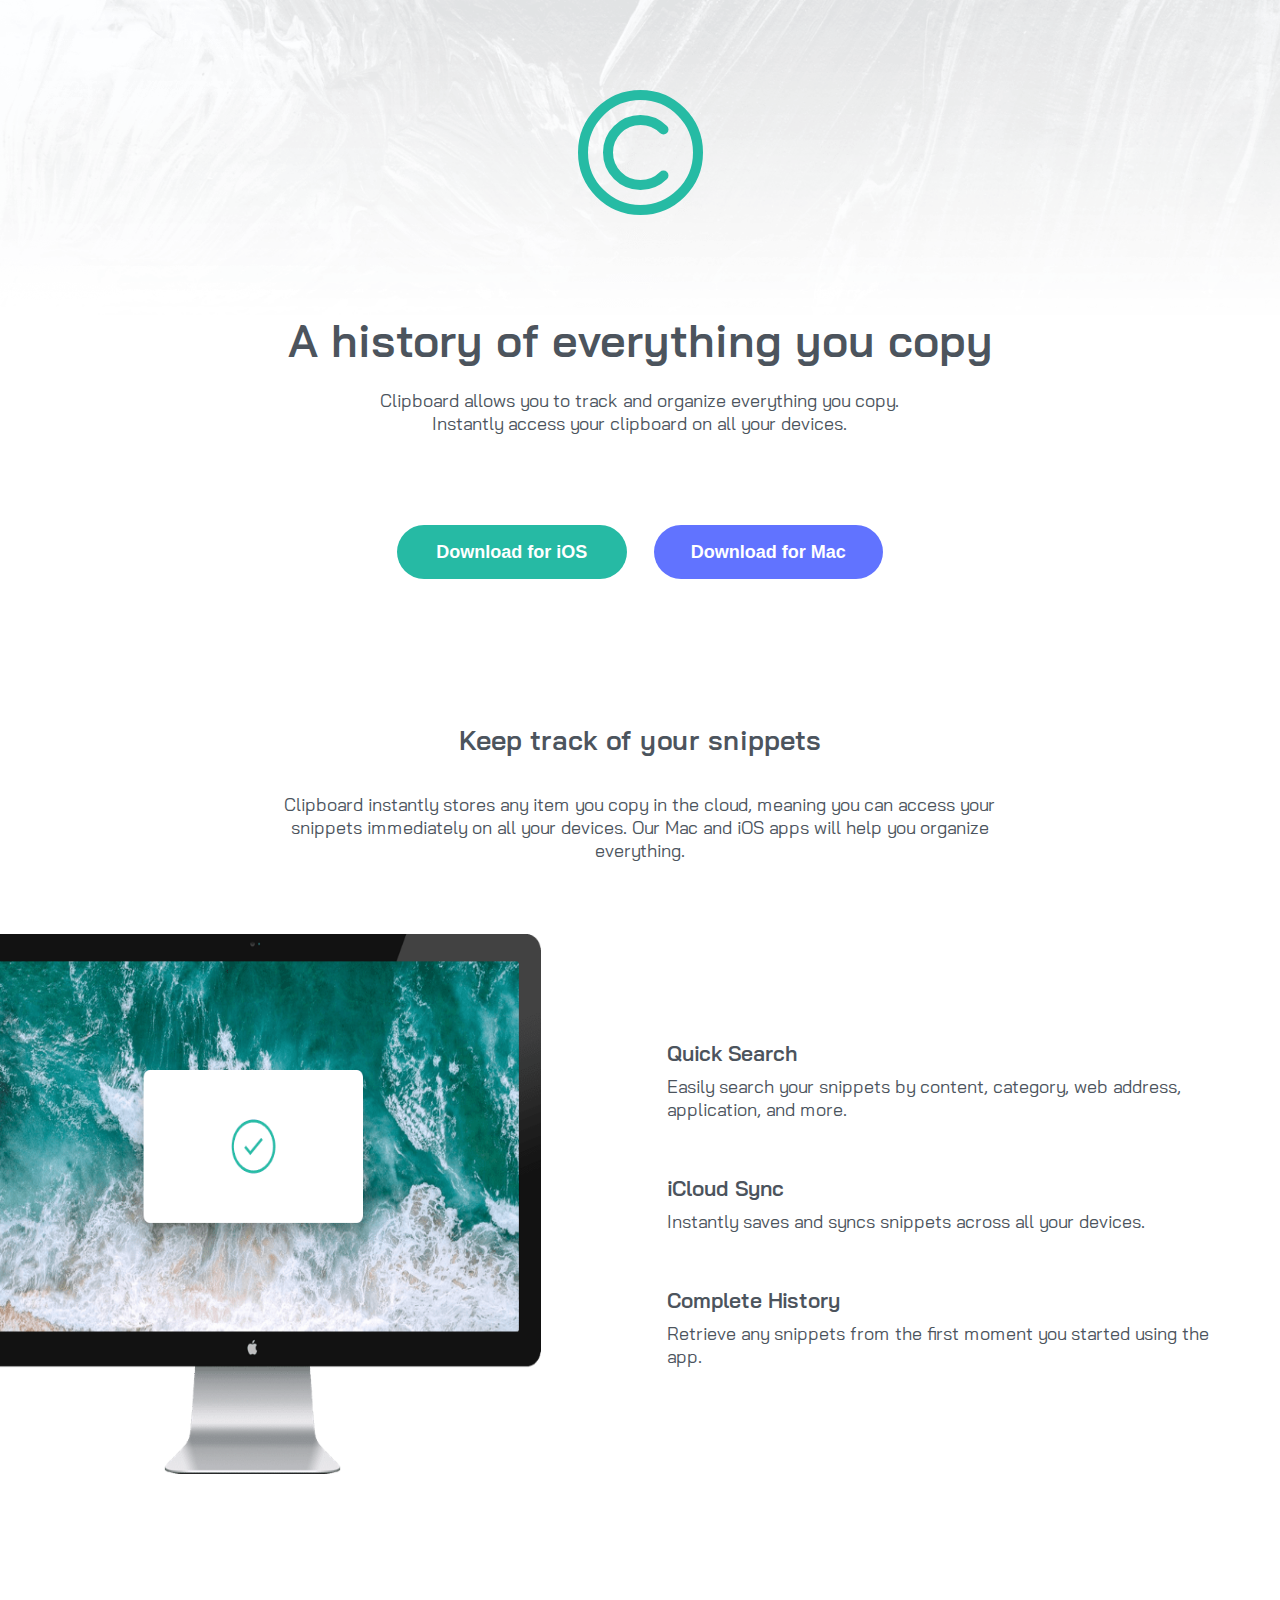
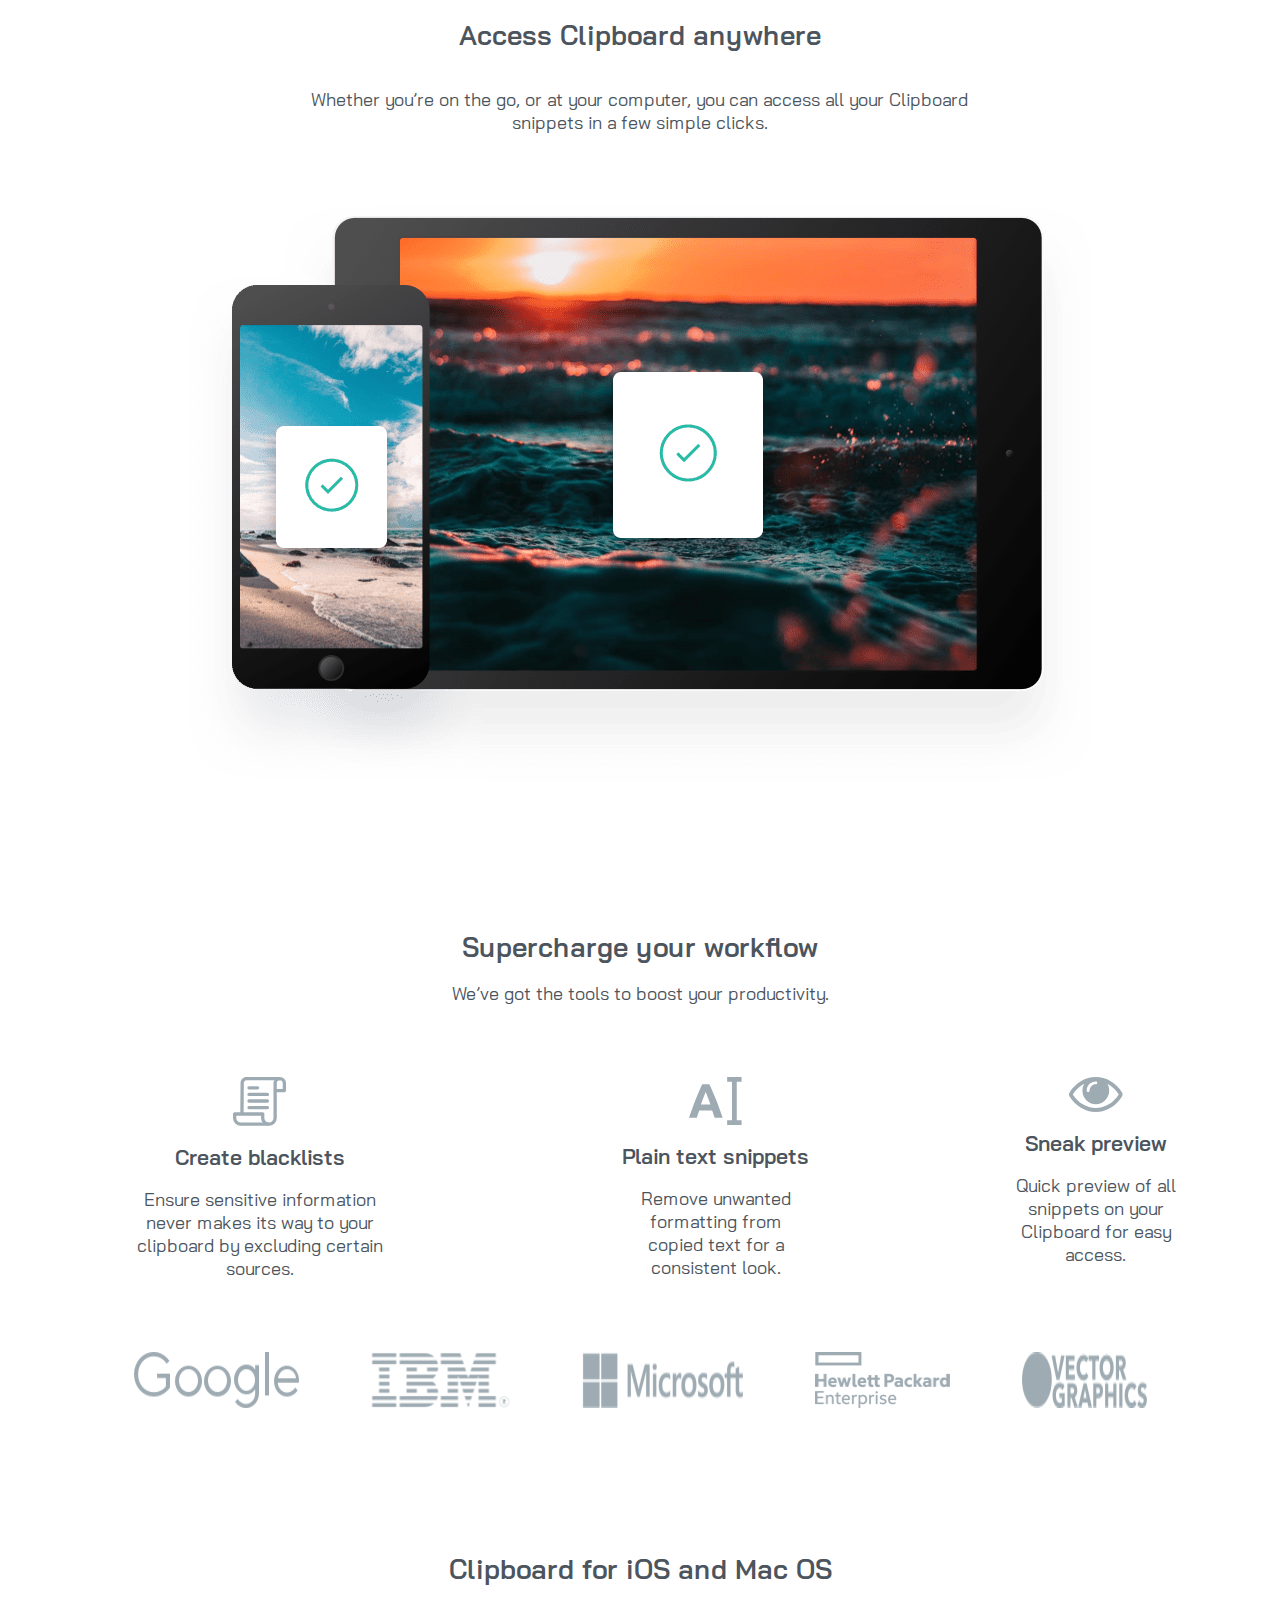
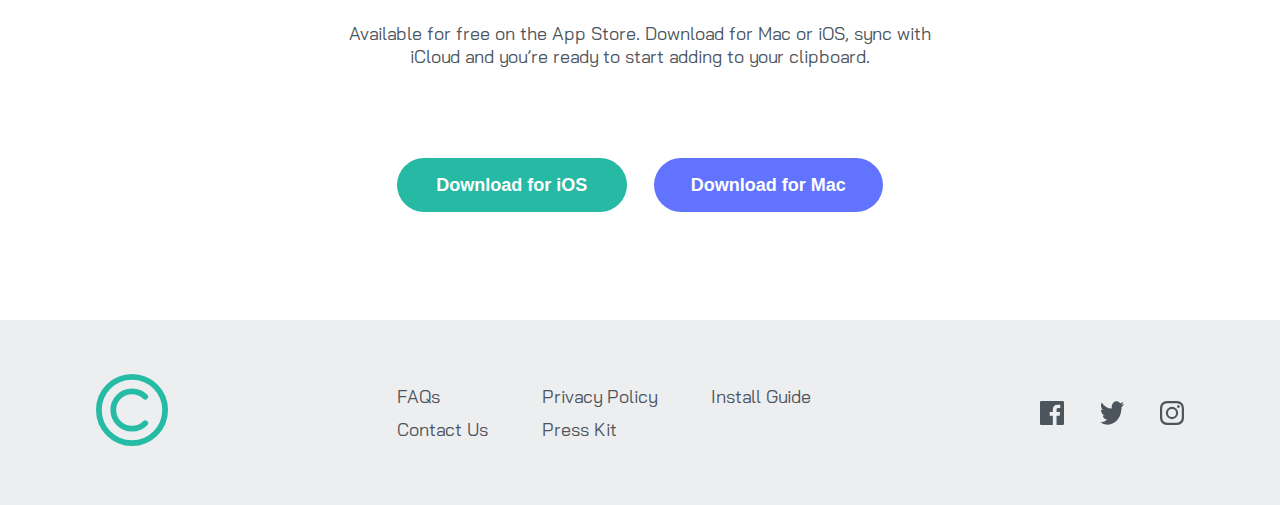
<file: htmlCss/10_clipboard_landing_page/index.html>
<!DOCTYPE html>
<html lang="en">
  <head>
    <meta charset="UTF-8" />
    <meta name="viewport" content="width=device-width, initial-scale=1.0" />

    <link
      rel="icon"
      type="image/png"
      sizes="32x32"
      href="./images/favicon-32x32.png"
    />
    <link rel="stylesheet" href="style.css" />
    <title>Frontend Mentor | Clipboard landing page</title>
  </head>
  <body>
    <main class="main-container">
      <section class="section1">
        <header>
          <div class="logo"><img src="images/logo.svg" alt="" /></div>
        </header>

        <main>
          <h1>A history of everything you copy</h1>
          <p>
            Clipboard allows you to track and organize everything you copy.
            Instantly access your clipboard on all your devices.
          </p>
        </main>

        <footer>
          <button class="ios">Download for iOS</button>
          <button class="mac">Download for Mac</button>
        </footer>
      </section>

      <section class="section2">
        <h2>Keep track of your snippets</h2>
        <p>
          Clipboard instantly stores any item you copy in the cloud, meaning you
          can access your snippets immediately on all your devices. Our Mac and
          iOS apps will help you organize everything.
        </p>

        <footer>
          <div class="comp-image">
            <img src="images/image-computer.png" alt="comp-image" />
          </div>

          <div class="content">
            <div class="info info1">
              <h3>Quick Search</h3>
              <p>
                Easily search your snippets by content, category, web address,
                application, and more.
              </p>
            </div>
            <div class="info info2">
              <h3>iCloud Sync</h3>
              <p>Instantly saves and syncs snippets across all your devices.</p>
            </div>

            <div class="info info3">
              <h3>Complete History</h3>
              <p>
                Retrieve any snippets from the first moment you started using
                the app.
              </p>
            </div>
          </div>
        </footer>
      </section>

      <section class="section3">
        <h2>Access Clipboard anywhere</h2>
        <p>
          Whether you’re on the go, or at your computer, you can access all your
          Clipboard snippets in a few simple clicks.
        </p>

        <footer>
          <div class="device-image">
            <img src="images/image-devices.png" alt="device-image" />
          </div>
        </footer>
      </section>

      <section class="section4">
        <div class="one">
          <h2>Supercharge your workflow</h2>
          <p>We’ve got the tools to boost your productivity.</p>
        </div>

        <div class="two">
          <div class="content">
            <img src="images/icon-blacklist.svg" alt="blacklists" />
            <h3>Create blacklists</h3>
            <p>
              Ensure sensitive information never makes its way to your clipboard
              by excluding certain sources.
            </p>
          </div>
          <div class="content">
            <img src="images/icon-text.svg" alt="text" />
            <h3>Plain text snippets</h3>
            <p>
              Remove unwanted formatting from copied text for a consistent look.
            </p>
          </div>
          <div class="content">
            <img src="images/icon-preview.svg" alt="" />
            <h3>Sneak preview</h3>
            <p>
              Quick preview of all snippets on your Clipboard for easy access.
            </p>
          </div>
        </div>

        <div class="three">
          <img src="images/logo-google.png" alt="google" />
          <img src="images/logo-ibm.png" alt="ibm" />
          <img src="images/logo-microsoft.png" alt="logo-microsoft" />
          <img src="images/logo-hp.png" alt="hp-logo" />
          <img
            src="images/logo-vector-graphics.png"
            alt="logo-vector-graphics"
          />
        </div>
      </section>

      <section class="section5">
        <main>
          <h2>Clipboard for iOS and Mac OS</h2>
          <p>
            Available for free on the App Store. Download for Mac or iOS, sync
            with iCloud and you’re ready to start adding to your clipboard.
          </p>
        </main>

        <footer>
          <button class="ios">Download for iOS</button>
          <button class="mac">Download for Mac</button>
        </footer>
      </section>
      <section class="section5"></section>

      <div class="section6">
        <div class="logo"><img src="images/logo.svg" alt="" /></div>
        <div class="middle-content">
          <div class="one">
            <p>FAQs</p>
            <p>Contact Us</p>
          </div>

          <div class="one">
            <p>Privacy Policy</p>
            <p>Press Kit</p>
          </div>

          <div class="one">
            <p>Install Guide</p>
          </div>
        </div>

        <div class="icons">
            <img src="images/icon-facebook.svg " alt="icon-facebook">
            <img src="images/icon-twitter.svg" alt="icon-twitter">
            <img src="images/icon-instagram.svg" alt="icon-instagram">
        </div>

      </div>
    </main>

    <!--  
 
   
    FAQs Contact Us Privacy Policy Press Kit Install Guide -->
  </body>
</html>
</file>
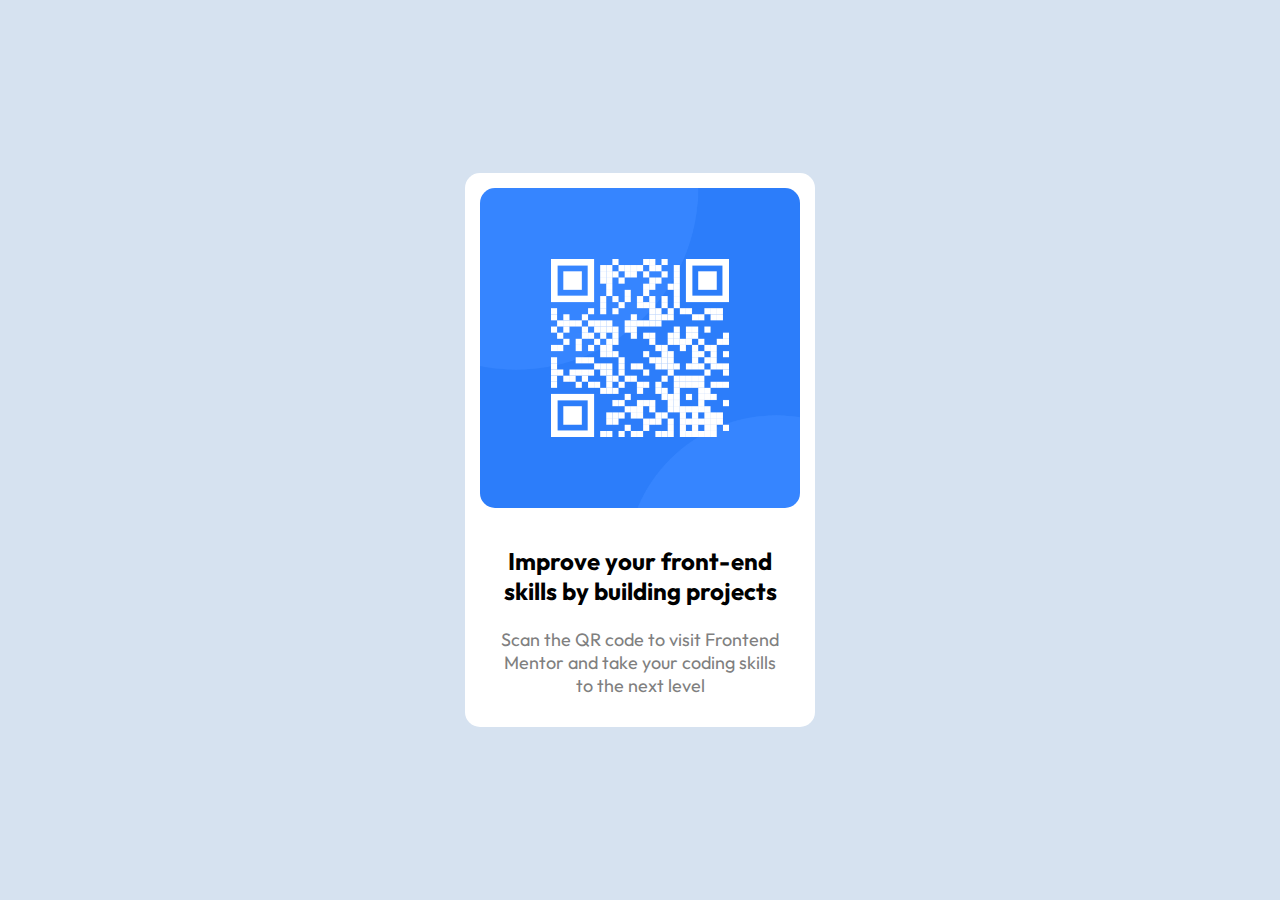
<file: htmlCss/2_qrCode/index.html>
<!DOCTYPE html>
<html lang="en">
  <head>
    <meta charset="UTF-8" />
    <meta name="viewport" content="width=device-width, initial-scale=1.0" />
    <!-- displays site properly based on user's device -->

    <link
      rel="icon"
      type="image/png"
      sizes="32x32"
      href="./images/favicon-32x32.png"
    />

    <title>Frontend Mentor | QR code component</title>
    <link rel="stylesheet" href="style.css" />
  </head>
  <body>
    <main>
      <div class="qr-image">
        <img src="images/image-qr-code.png" alt="qr-image" />
      </div>

      <div class="text">
        <h1>Improve your front-end skills by building projects</h1>
        <p>
          Scan the QR code to visit Frontend Mentor and take your coding skills
          to the next level
        </p>
      </div>
    </main>
  </body>
</html>
</file>
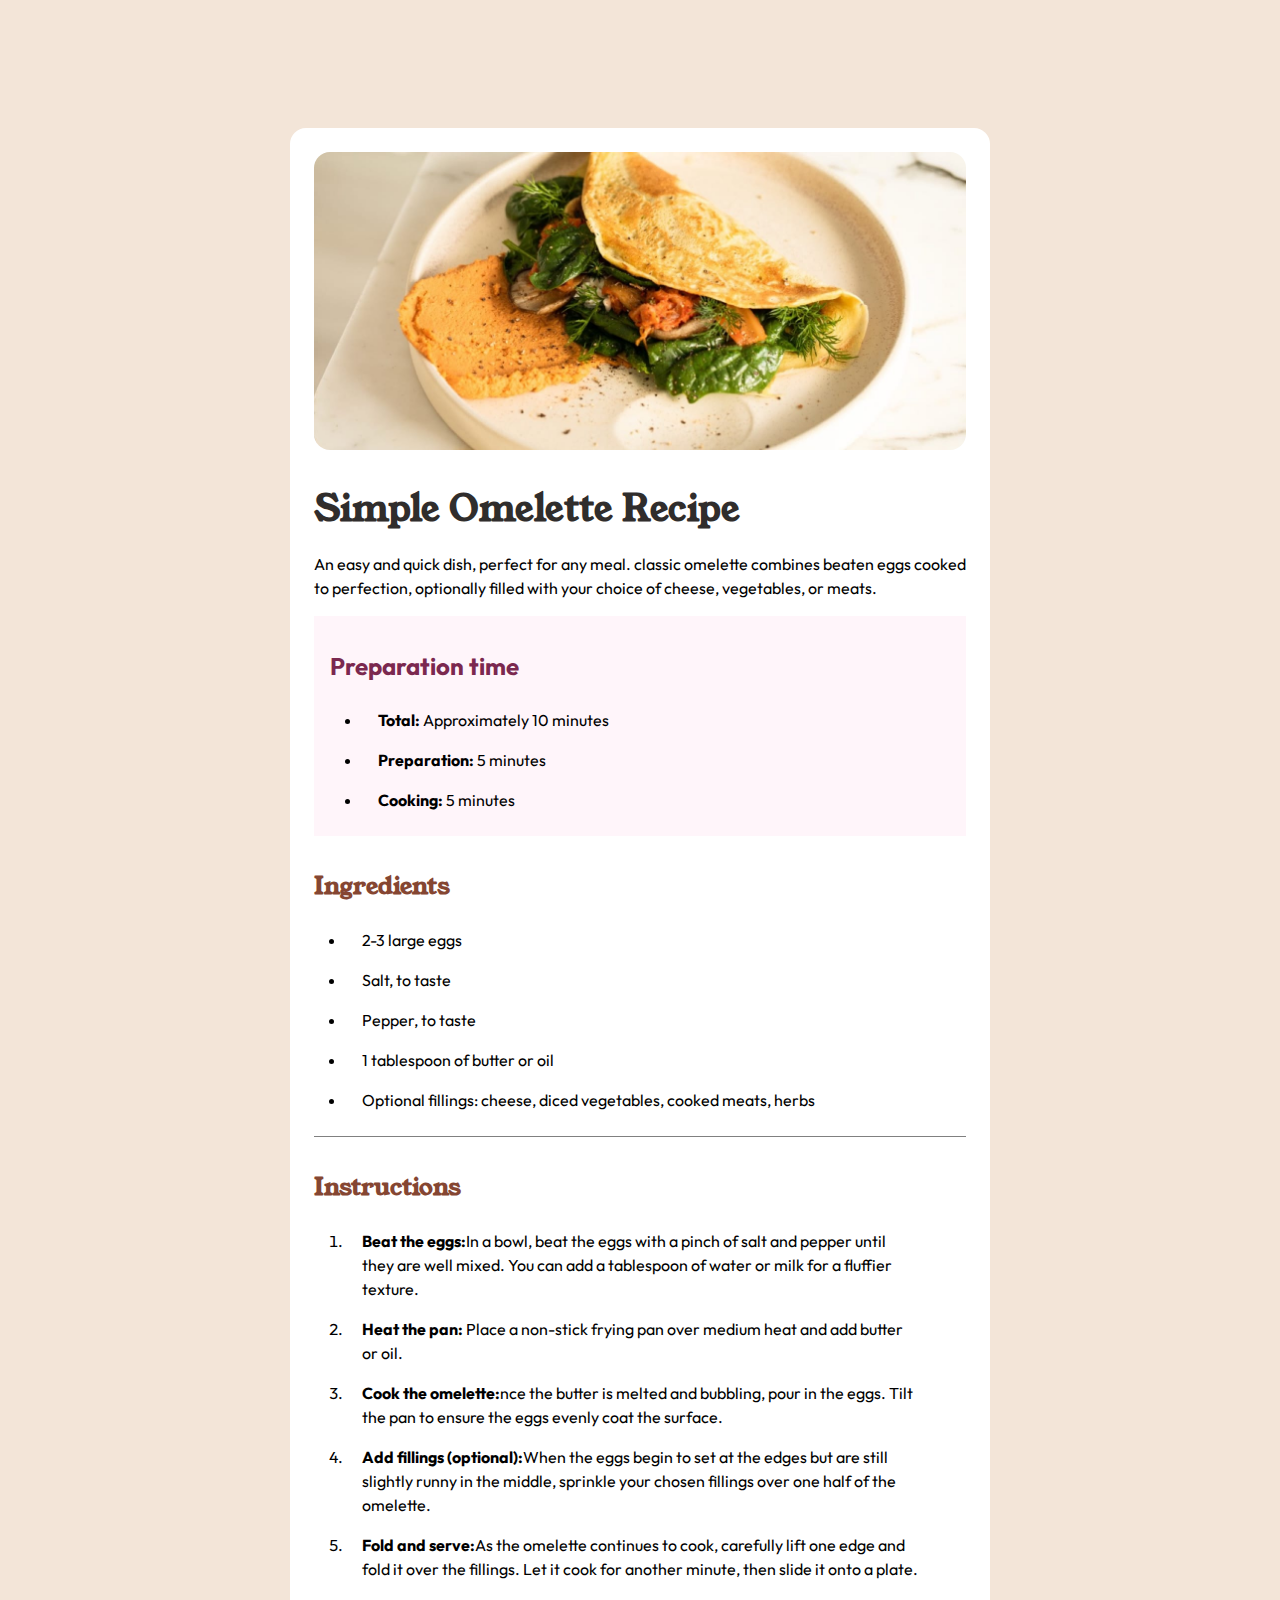
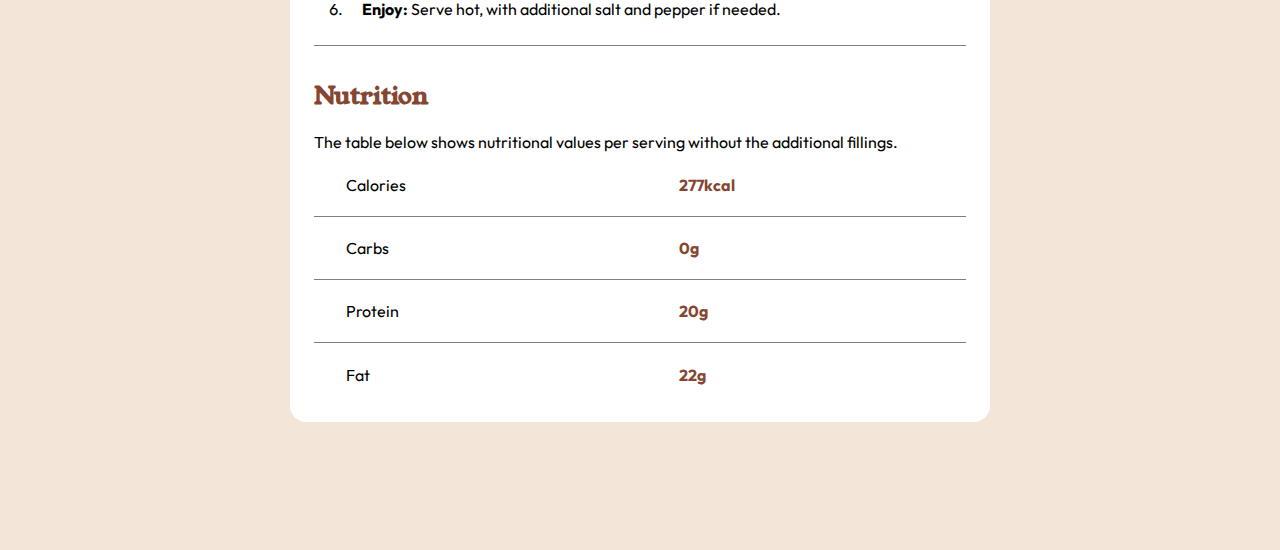
<file: htmlCss/3_recipe_page/index.html>
<!DOCTYPE html>
<html lang="en">
  <head>
    <meta charset="UTF-8" />
    <meta name="viewport" content="width=device-width, initial-scale=1.0" />
    <link
      rel="icon"
      type="image/png"
      sizes="32x32"
      href="./assets/images/favicon-32x32.png"
    />
    <link rel="stylesheet" href="style.css" />
    <title>Frontend Mentor | Recipe page</title>
  </head>
  <body>
    <main>
      <div class="hero-image">
        <img src="assets/images/image-omelette.jpeg" alt="" />
      </div>

      <div class="content">
        <section class="one">
          <h1>Simple Omelette Recipe</h1>
          <p>
            An easy and quick dish, perfect for any meal. classic omelette
            combines beaten eggs cooked to perfection, optionally filled with
            your choice of cheese, vegetables, or meats.
          </p>
        </section>

        <section class="pep-time">
          <h2>Preparation time</h2>
          <ul>
            <li><span>Total:</span> Approximately 10 minutes</li>
            <li><span>Preparation:</span> 5 minutes</li>
            <li><span>Cooking:</span> 5 minutes</li>
          </ul>
        </section>

        <section class="ingredients">
          <h2>Ingredients</h2>
          <ul>
            <li>2-3 large eggs</li>
            <li>Salt, to taste</li>
            <li>Pepper, to taste</li>
            <li>1 tablespoon of butter or oil</li>
            <li>
              Optional fillings: cheese, diced vegetables, cooked meats, herbs
            </li>
          </ul>
        </section>
       
        <section class="instruction">
          <h2>Instructions</h2>
          <ol>
            <li>
              <span>Beat the eggs:</span>In a bowl, beat the eggs with a pinch
              of salt and pepper until they are well mixed. You can add a
              tablespoon of water or milk for a fluffier texture.
            </li>
            <li>
              <span>Heat the pan:</span> Place a non-stick frying pan over
              medium heat and add butter or oil.
            </li>
            <li>
              <span> Cook the omelette:</span>nce the butter is melted and
              bubbling, pour in the eggs. Tilt the pan to ensure the eggs evenly
              coat the surface.
            </li>
            <li>
              <span> Add fillings (optional):</span>When the eggs begin to set
              at the edges but are still slightly runny in the middle, sprinkle
              your chosen fillings over one half of the omelette.
            </li>
            <li>
              <span> Fold and serve:</span>As the omelette continues to cook,
              carefully lift one edge and fold it over the fillings. Let it cook
              for another minute, then slide it onto a plate.
            </li>
            <li>
              <span> Enjoy:</span> Serve hot, with additional salt and pepper if
              needed.
            </li>
          </ol>
        </section>

        <section class="nutrition">
          <h2>Nutrition</h2>
          <p>
            The table below shows nutritional values per serving without the
            additional fillings.
          </p>
          <table>
        
            <tbody>
              <tr>
                <td>Calories</td>
                <td>277kcal</td>
              </tr>
              <tr>
                <td>Carbs</td>
                <td>0g</td>
              </tr>

              <tr>
                <td>Protein</td>
                <td>20g</td>
              </tr>
              <tr>
                <td class="last">Fat</td>
                <td class="last">22g</td>
              </tr>
            </tbody>
          </table>
        </section>
      </div>
    </main>
  </body>
</html>
</file>
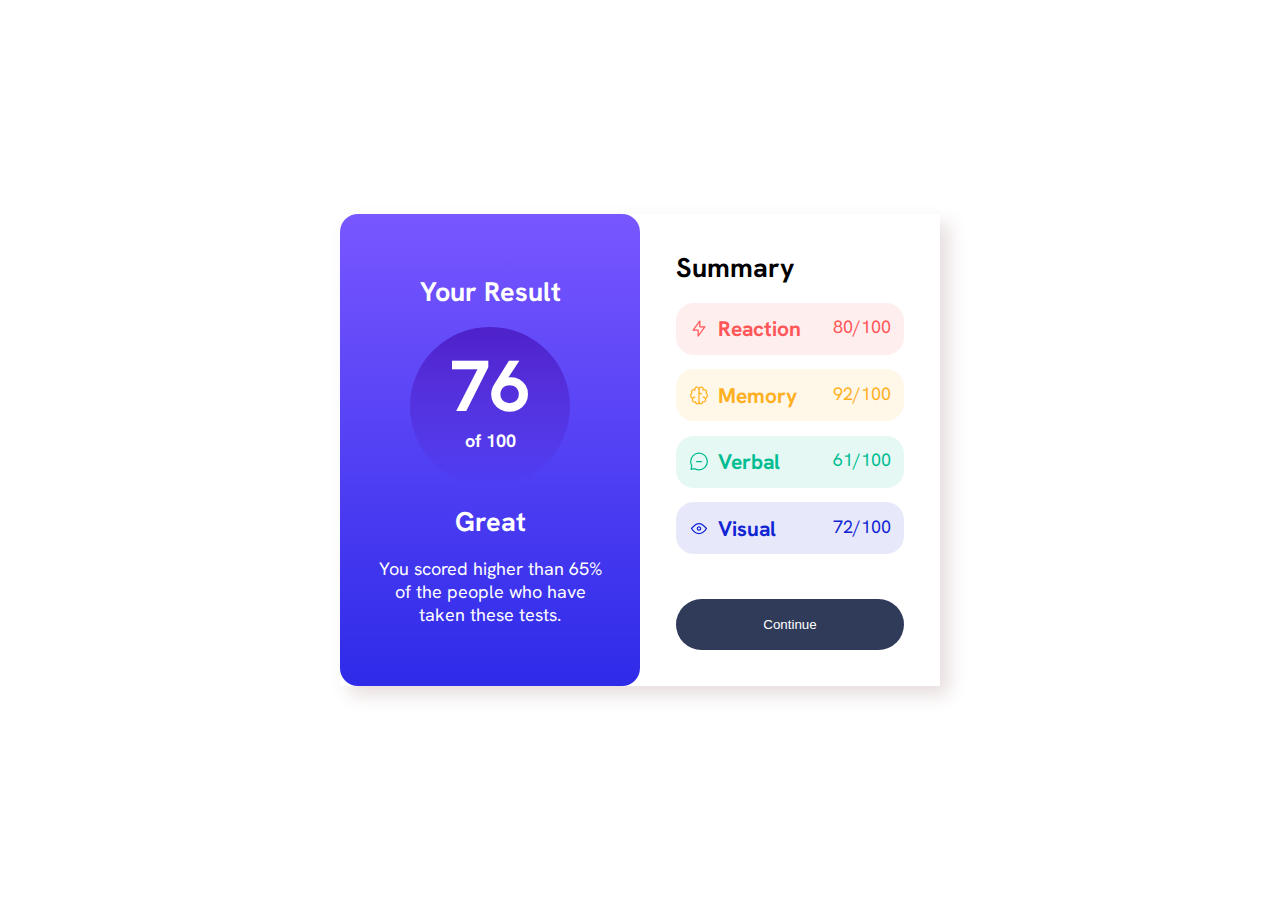
<file: htmlCss/4_result_component/index.html>
<!DOCTYPE html>
<html lang="en">
  <head>
    <meta charset="UTF-8" />
    <meta name="viewport" content="width=device-width, initial-scale=1.0" />

    <link
      rel="icon"
      type="image/png"
      sizes="32x32"
      href="./assets/images/favicon-32x32.png"
    />

    <link rel="stylesheet" href="style.css" />
    <title>Frontend Mentor | Results summary component</title>
  </head>

  <body>
    <div class="component">
      <div class="result">
        <h2>Your Result</h2>
        <div class="circle">
          <h1>76 <br /><span>of 100</span></h1>
        </div>
        <h2>Great</h2>
        <p>
          You scored higher than 65% of the people who have taken these tests.
        </p>
      </div>

      <div class="summary">
        <h2>Summary</h2>
        <div class="score-section">
          <div class="score reaction">
            <div class="one">
              <img src="assets/images/icon-reaction.svg" alt="reaction-svg" />
              <h3>Reaction</h3>
            </div>

            <div class="two">80/100</div>
          </div>
          <div class="score memory">
            <div class="one">
              <img src="assets/images/icon-memory.svg" alt="memory-svg" />
              <h3>Memory</h3>
            </div>

            <div class="two">92/100</div>
          </div>
          <div class="score verbal">
            <div class="one">
              <img src="assets/images/icon-verbal.svg" alt="verbal-svg" />
              <h3>Verbal</h3>
            </div>

            <div class="two">61/100</div>
          </div>
          <div class="score visual">
            <div class="one">
              <img src="assets/images/icon-visual.svg" alt="visual-svg" />
              <h3>Visual</h3>
            </div>

            <div class="two">72/100</div>
          </div>
        </div>
         <button>Continue</button>
      </div>
     
    </div>

  </body>
</html>
</file>
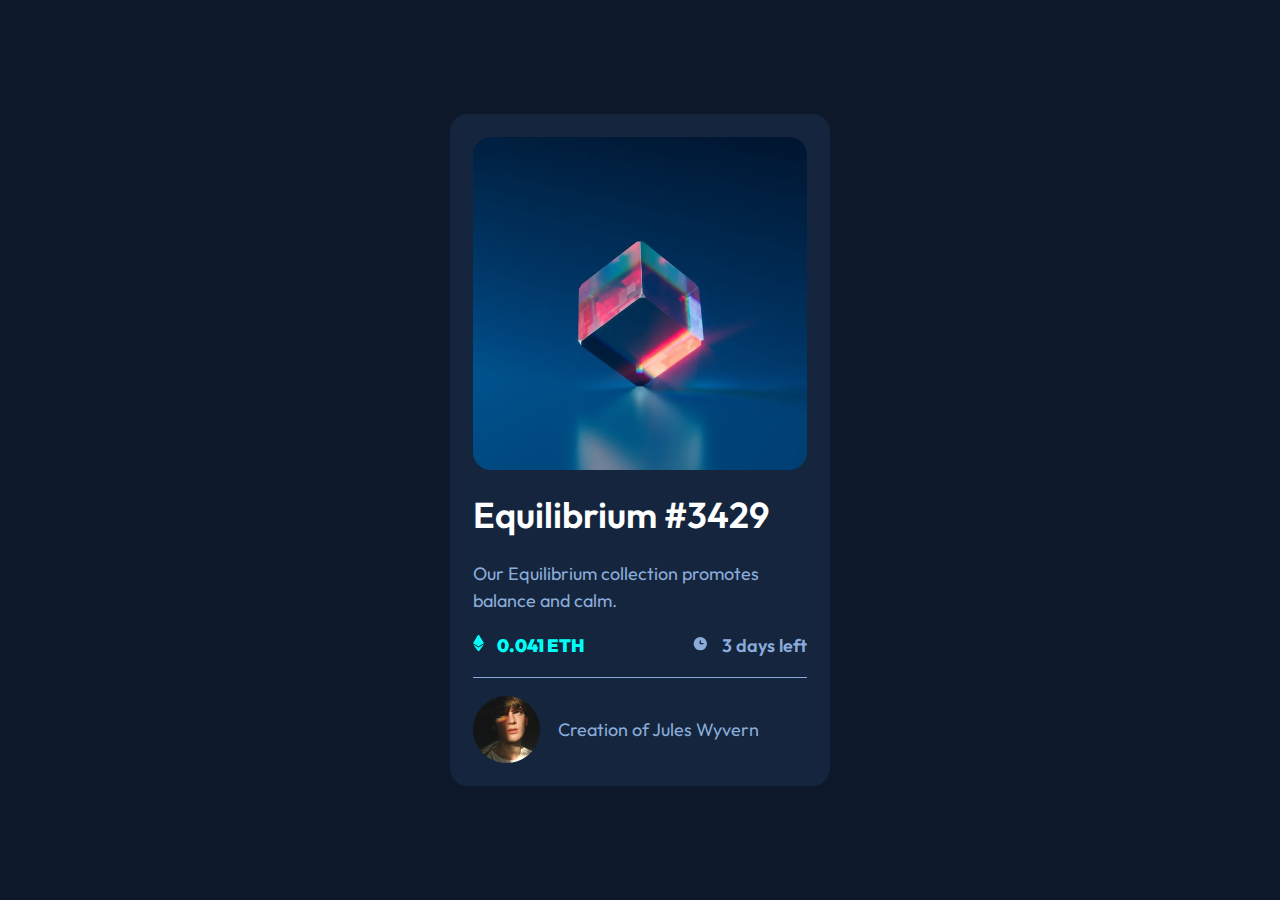
<file: htmlCss/5_nft_component/index.html>
<!DOCTYPE html>
<html lang="en">
  <head>
    <meta charset="UTF-8" />
    <meta name="viewport" content="width=device-width, initial-scale=1.0" />

    <link
      rel="icon"
      type="image/png"
      sizes="32x32"
      href="./images/favicon-32x32.png"
    />
    <link rel="stylesheet" href="style.css" />
    <title>Frontend Mentor | NFT preview card component</title>
  </head>
  <body>
    <div class="nft-component">
      <header>
        <section class="image-section active">
          <img src="images/image-equilibrium.jpg" alt="image-equilibrium" />
        </section>
      </header>

      <main class="content">
        <h1 class="active">Equilibrium #3429</h1>
        <p>Our Equilibrium collection promotes balance and calm.</p>
        <div class="text">
          <div class="one active">
            <img src="images/icon-ethereum.svg" alt="icon-ethereum" />
            <strong> 0.041 ETH</strong>
          </div>

          <div class="two">
            <img src="images/icon-clock.svg" alt="icon-clock" />
            <span>3 days left</span>
          </div>
        </div>
      </main>

      <footer>
        <img src="images/image-avatar.png" alt="image-avatar" />
        <p><span>Creation of</span> <span class="active">Jules Wyvern</span></p>
      </footer>
    </div>
  </body>
</html>
</file>
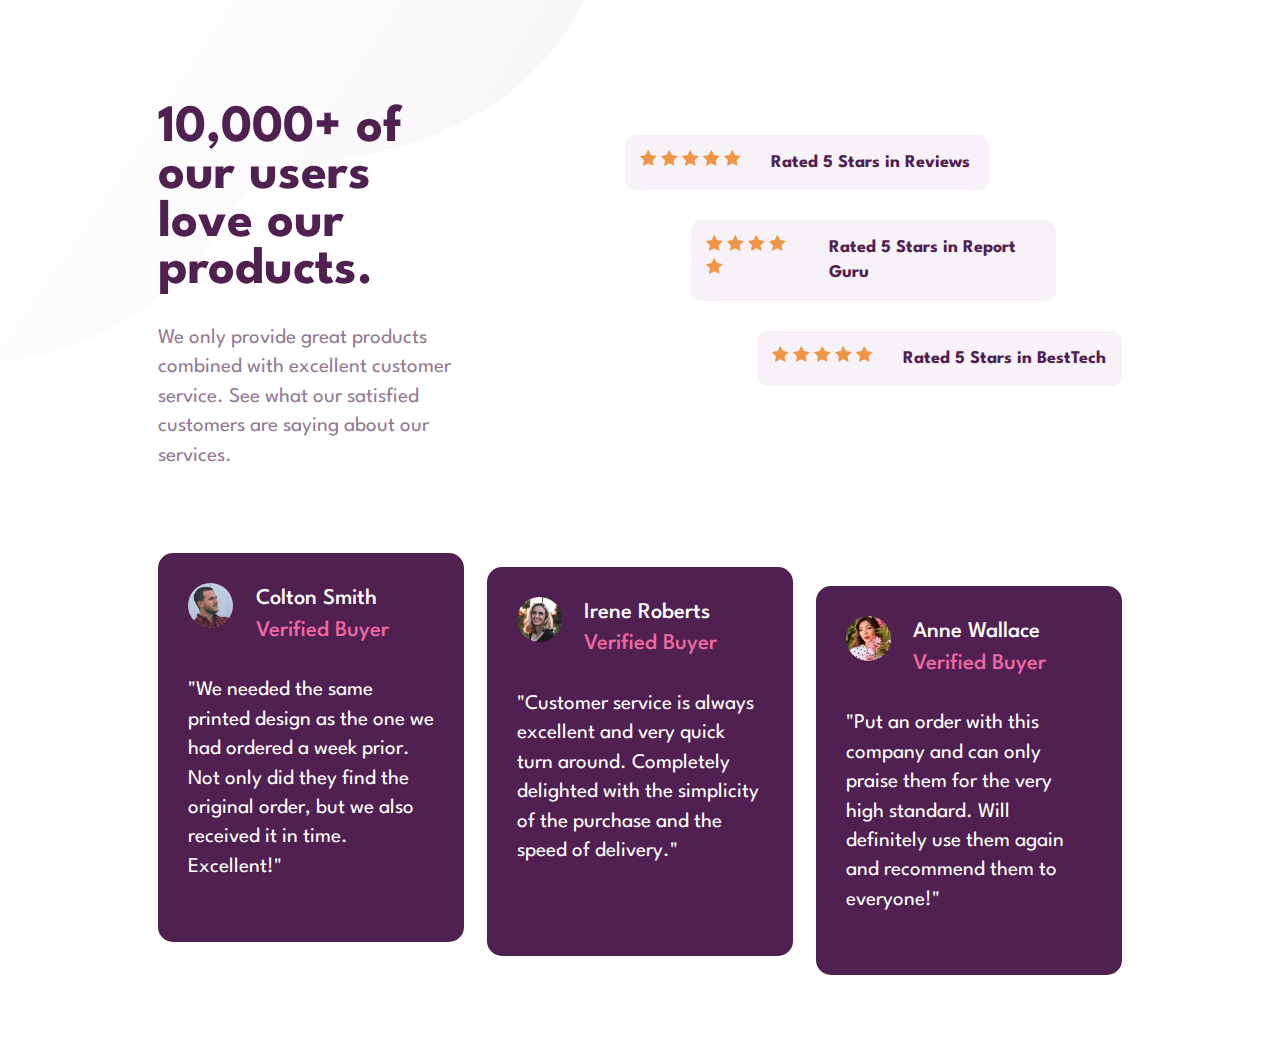
<file: htmlCss/6_social_proof_section/index.html>
<!DOCTYPE html>
<html lang="en">
  <head>
    <meta charset="UTF-8" />
    <meta name="viewport" content="width=device-width, initial-scale=1.0" />

    <link
      rel="icon"
      type="image/png"
      sizes="32x32"
      href="./images/favicon-32x32.png"
    />
    <link rel="stylesheet" href="style.css" />
    <title>Frontend Mentor | Social proof section</title>
  </head>
  <body>
    <main class="main-section">
      <section class="hero-section">
        <section class="text">
          <h1>10,000+ of our users love our products.</h1>
          <p>
            We only provide great products combined with excellent customer
            service. See what our satisfied customers are saying about our
            services.
          </p>
        </section>

        <section class="rating-section">
          <div class="rating rating1">
            <div class="star">
              <img src="images/icon-star.svg" alt="icon-star" />
              <img src="images/icon-star.svg" alt="icon-star" />
              <img src="images/icon-star.svg" alt="icon-star" />
              <img src="images/icon-star.svg" alt="icon-star" />
              <img src="images/icon-star.svg" alt="icon-star" />
            </div>
            <span> Rated 5 Stars in Reviews </span>
          </div>
          <div class="rating rating2">
            <div class="star">
              <img src="images/icon-star.svg" alt="icon-star" />
              <img src="images/icon-star.svg" alt="icon-star" />
              <img src="images/icon-star.svg" alt="icon-star" />
              <img src="images/icon-star.svg" alt="icon-star" />
              <img src="images/icon-star.svg" alt="icon-star" />
            </div>
            <span> Rated 5 Stars in Report Guru </span>
          </div>
          <div class="rating rating3">
            <div class="star">
              <img src="images/icon-star.svg" alt="icon-star" />
              <img src="images/icon-star.svg" alt="icon-star" />
              <img src="images/icon-star.svg" alt="icon-star" />
              <img src="images/icon-star.svg" alt="icon-star" />
              <img src="images/icon-star.svg" alt="icon-star" />
            </div>
            <span> Rated 5 Stars in BestTech </span>
          </div>
        </section>
      </section>

      <section class="cards-section">
        <div class="card card1">
          <div class="header">
            <img src="images/image-colton.jpg" alt="Colton's Image" />
            <div class="name">
              <h2>Colton Smith</h2>
              <h2>Verified Buyer</h2>
            </div>
          </div>
          <p>
            "We needed the same printed design as the one we had ordered a week
            prior. Not only did they find the original order, but we also
            received it in time. Excellent!"
          </p>
        </div>

        <div class="card card2">
          <div class="header">
            <img src="images/image-irene.jpg" alt="Irene-image" />

            <div class="name">
              <h2>Irene Roberts</h2>
              <h2>Verified Buyer</h2>
            </div>
          </div>
          <p>
            "Customer service is always excellent and very quick turn around.
            Completely delighted with the simplicity of the purchase and the
            speed of delivery."
          </p>
        </div>
        <div class="card card3">
          <div class="header">
            <img src="images/image-anne.jpg" alt="anne-image" />
            
            <div class="name">
              <h2>Anne Wallace</h2>
              <h2>Verified Buyer</h2>
            </div>
          </div>
          <p>
            "Put an order with this company and can only praise them for the
            very high standard. Will definitely use them again and recommend
            them to everyone!"
          </p>
        </div>
      </section>
    </main>
  </body>
</html>
</file>
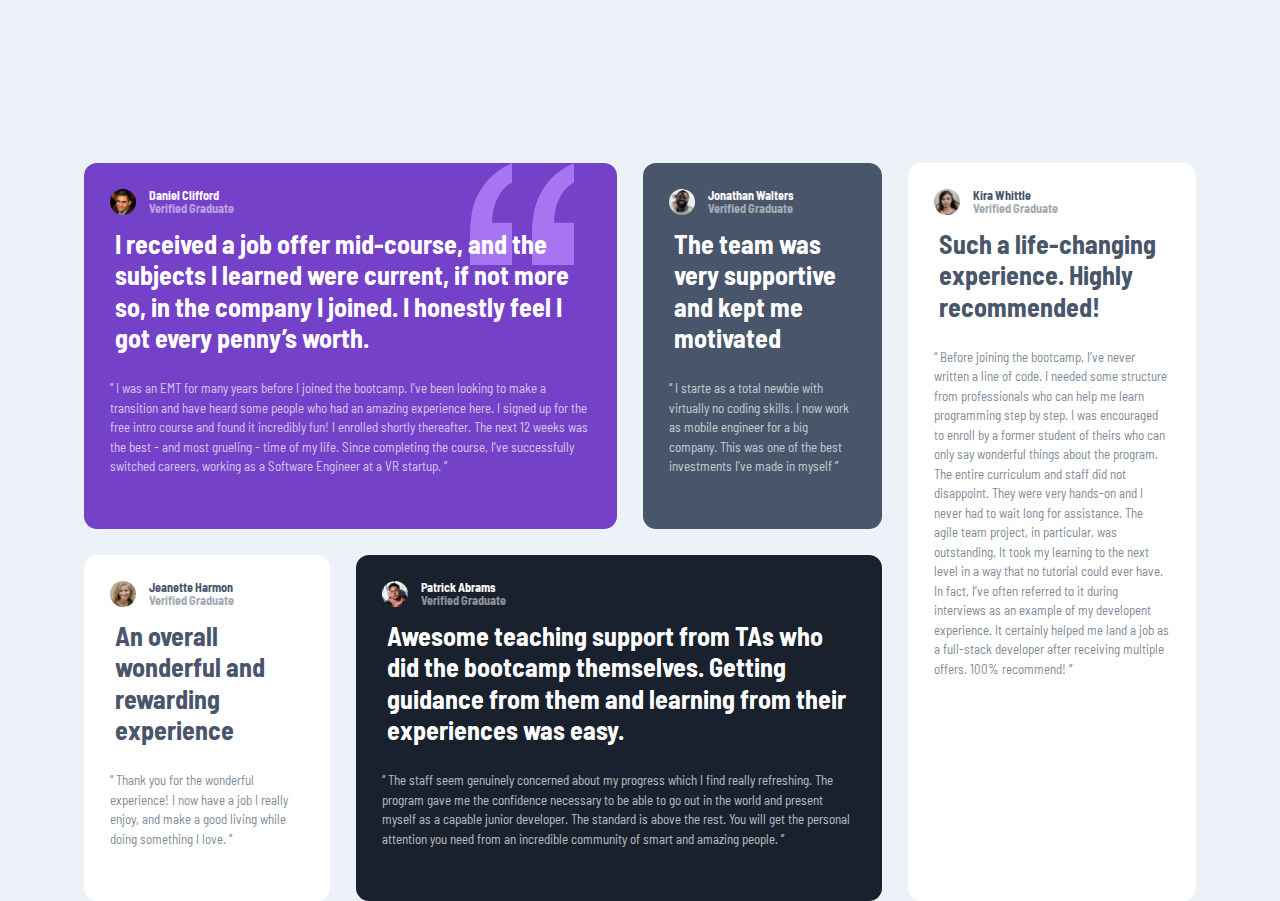
<file: htmlCss/7_testimonial_gird_section/index.html>
<!DOCTYPE html>
<html lang="en">
  <head>
    <meta charset="UTF-8" />
    <meta name="viewport" content="width=device-width, initial-scale=1.0" />
    <link
      rel="icon"
      type="image/png"
      sizes="32x32"
      href="./images/favicon-32x32.png"
    />
    <title>Frontend Mentor | [Challenge Name Here]</title>
    <link rel="stylesheet" href="style.css" />
  </head>
  <body>
    <main class="grid-container">
      <section class="item item1">
        <header>
          <div class="image">
            <img src="images/image-daniel.jpg" alt="image-daniel" />
          </div>
          <div class="name">
            <h3 class="one">Daniel Clifford</h3>
            <h3 class="two"> Verified Graduate </h3>
          </div>
        </header>

        <div class="detail">
          <h1>
            I received a job offer mid-course, and the subjects I learned were
            current, if not more so, in the company I joined. I honestly feel I
            got every penny’s worth.
          </h1>
          <p>
            “ I was an EMT for many years before I joined the bootcamp. I’ve
            been looking to make a transition and have heard some people who had
            an amazing experience here. I signed up for the free intro course
            and found it incredibly fun! I enrolled shortly thereafter. The next
            12 weeks was the best - and most grueling - time of my life. Since
            completing the course, I’ve successfully switched careers, working
            as a Software Engineer at a VR startup. ”
          </p>
        </div>
      </section>

      <section class="item item2">
        <header>
          <div class="image">
            <img src="images/image-jonathan.jpg" alt="image-jonathan" />
          </div>
          <div class="name">
            <h3 class="one"> Jonathan Walters</h3>
            <h3 class="two"> Verified Graduate </h3>
          </div>
        </header>

        <div class="detail">
          <h1>The team was very supportive and kept me motivated</h1>
          <p>
            “ I starte as a total newbie with virtually no coding skills. I now
            work as mobile engineer for a big company. This was one of the best
            investments I've made in myself ”
          </p>
        </div>
      </section>

      <section class="item item3">
        <header>
          <div class="image">
            <img src="images/image-jeanette.jpg" alt="image-jeanette.jpg" />
          </div>
          <div class="name">
            <h3 class="one"> Jeanette Harmon</h3>
            <h3 class="two"> Verified Graduate </h3>
          </div>
        </header>

        <div class="detail">
          <h1>An overall wonderful and rewarding experience</h1>
          <p>
            “ Thank you for the wonderful experience! I now have a job I really
            enjoy, and make a good living while doing something I love. ”
          </p>
        </div>
      </section>

      <section class="item item4">
        <header>
          <div class="image">
            <img src="images/image-patrick.jpg" alt="image-patrick.jpg" />
          </div>
          <div class="name">
            <h3 class="one"> Patrick Abrams </h3>
            <h3 class="two"> Verified Graduate </h3>
          </div>
        </header>

        <div class="detail">
          <h1>
            Awesome teaching support from TAs who did the bootcamp themselves.
            Getting guidance from them and learning from their experiences was
            easy.
          </h1>
          <p>
            “ The staff seem genuinely concerned about my progress which I find
            really refreshing. The program gave me the confidence necessary to
            be able to go out in the world and present myself as a capable
            junior developer. The standard is above the rest. You will get the
            personal attention you need from an incredible community of smart
            and amazing people. ”
          </p>
        </div>
      </section>

      <section class="item item5">
        <header>
          <div class="image">
            <img src="images/image-kira.jpg" alt="image-kira.jpg" />
          </div>
          <div class="name">
            <h3 class="one"> Kira Whittle</h3>
            <h3 class="two"> Verified Graduate </h3>
          </div>
        </header>

        <div class="detail">
          <h1>Such a life-changing experience. Highly recommended!</h1>
          <p>
            “ Before joining the bootcamp, I’ve never written a line of code. I
            needed some structure from professionals who can help me learn
            programming step by step. I was encouraged to enroll by a former
            student of theirs who can only say wonderful things about the
            program. The entire curriculum and staff did not disappoint. They
            were very hands-on and I never had to wait long for assistance. The
            agile team project, in particular, was outstanding. It took my
            learning to the next level in a way that no tutorial could ever
            have. In fact, I’ve often referred to it during interviews as an
            example of my developent experience. It certainly helped me land a
            job as a full-stack developer after receiving multiple offers. 100%
            recommend! ”
          </p>
        </div>
      </section>
    </main>
  </body>
</html>
</file>
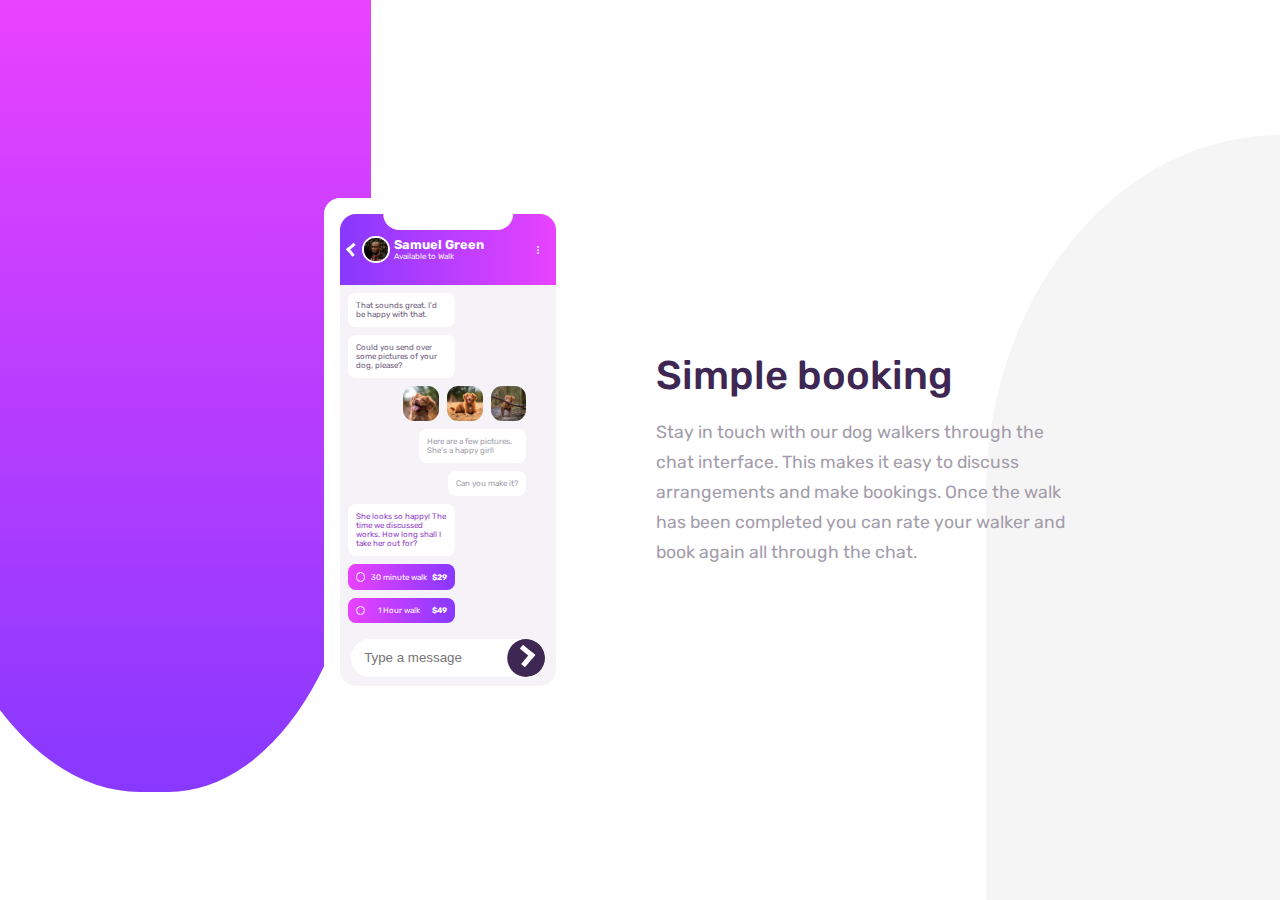
<file: htmlCss/8_chat_app/index.html>
<!DOCTYPE html>
<html lang="en">
  <head>
    <meta charset="UTF-8" />
    <meta name="viewport" content="width=device-width, initial-scale=1.0" />

    <link
      rel="icon"
      type="image/png"
      sizes="32x32"
      href="./images/favicon-32x32.png"
    />
    <link rel="stylesheet" href="style.css" />
    <title>Frontend Mentor | [Challenge Name Here]</title>
  </head>
  <body>
    <main class="chat-app">
      <div class="left-section">
        <section class="smartphone">
          <div class="content">
            <header class="phone-header">
              <div class="left-content">
                <div class="arrow"></div>
                <div class="avatar">
                  <img src="images/avatar.jpg" alt="avatar" />
                </div>

                <div class="name">
                  <h1>Samuel Green</h1>
                  <h2>Available to Walk</h2>
                </div>
              </div>

              <div class="dots">
                <ul>
                  <li></li>
                  <li></li>
                  <li></li>
                </ul>
              </div>
            </header>
            <section class="chat-section">
              <div class="chat chat1">
                <p class="message">
                  That sounds great. I’d be happy with that.
                </p>
                <p class="message">
                  Could you send over some pictures of your dog, please?
                </p>
              </div>
              <div class="chat chat2">
                <div class="dog-picture">
                  <img src="images/dog-image-1.jpg" alt="dog" />
                  <img src="images/dog-image-2.jpg" alt="dog" />
                  <img src="images/dog-image-3.jpg" alt="dog" />
                </div>

                <p class="message">
                  Here are a few pictures. She’s a happy girl!
                </p>

                <p class="message">Can you make it?</p>
              </div>

              <div class="chat chat3">
                <p class="message">
                  She looks so happy! The time we discussed works. How long
                  shall I take her out for?
                </p>

                <p class="price">
                  <span class="radio"></span> 30 minute walk
                  <span>$29</span>
                </p>
                <p class="price">
                  <span class="radio"></span>
                  1 Hour walk
                  <span> $49</span>
                </p>
              </div>
            </section>

            <footer>
              <label for="message">
                <input
                  type="text"
                  id="message"
                  name="message"
                  placeholder="Type a message"
                />
              </label>
            </footer>
          </div>
        </section>
      </div>

      <div class="right-section">
        <section class="text-content">
          <h1>Simple booking</h1>
          <p>
            Stay in touch with our dog walkers through the chat interface. This
            makes it easy to discuss arrangements and make bookings. Once the
            walk has been completed you can rate your walker and book again all
            through the chat.
          </p>
        </section>
      </div>
    </main>
  </body>
</html>
</file>
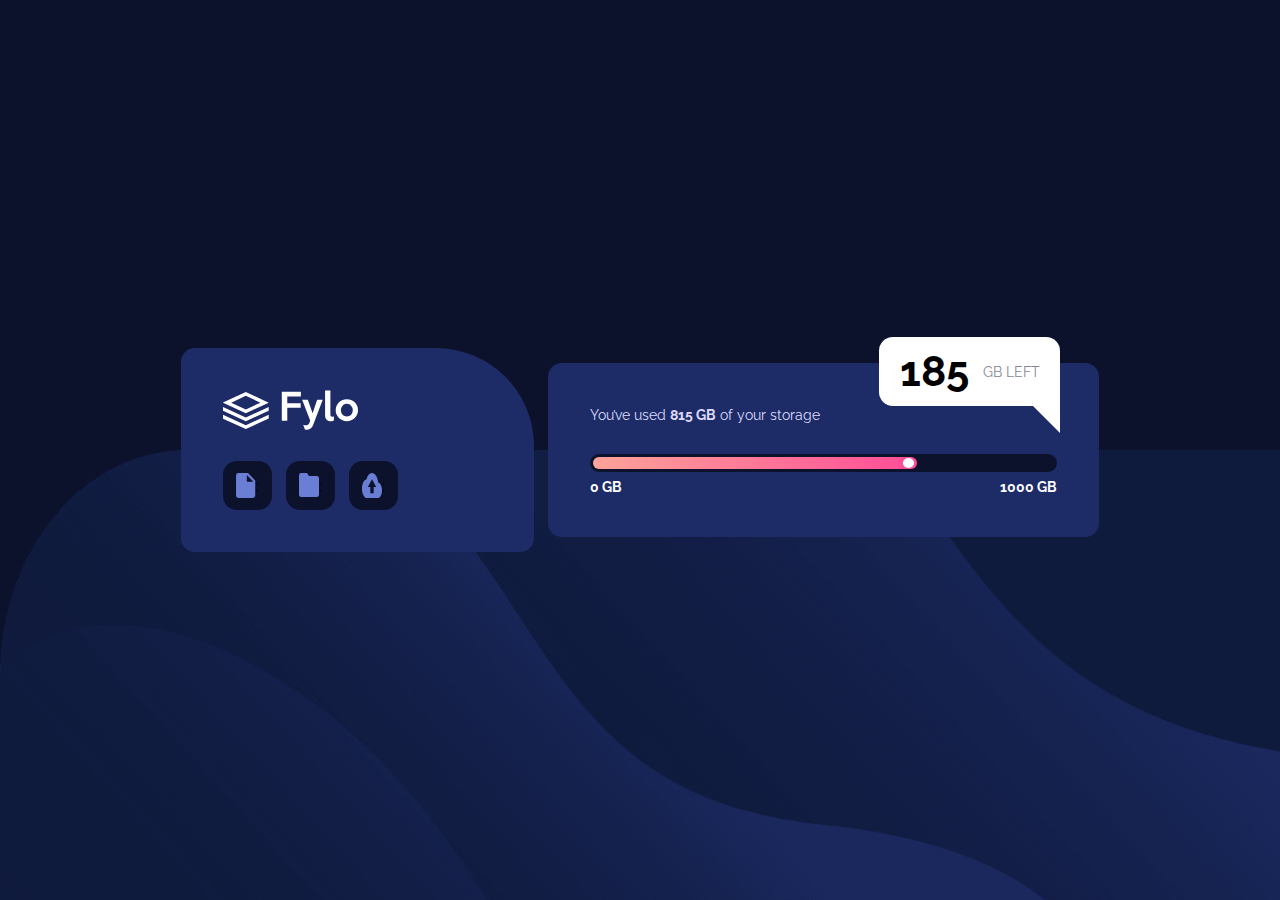
<file: htmlCss/9_fylo_data_storage_component/index.html>
<!DOCTYPE html>
<html lang="en">
  <head>
    <meta charset="UTF-8" />
    <meta name="viewport" content="width=device-width, initial-scale=1.0" />
    <link
      rel="icon"
      type="image/png"
      sizes="32x32"
      href="./images/favicon-32x32.png"
    />
    <link rel="stylesheet" href="style.css" />
    <title>Frontend Mentor | Fylo data storage component</title>
  </head>
  <body>
    <main class="container">
      <section class="left component">
        <div class="logo">
          <img src="images/logo.svg" alt="fylo logo" />
        </div>
        <div class="icons">
          <div class="image">
            <img src="images/icon-document.svg" alt="icon-document" />;
          </div>
          <div class="image">
            <img src="images/icon-folder.svg" alt="icon-folder" />;
          </div>
          <div class="image">
            <img src="images/icon-upload.svg" alt="icon-upload" />;
          </div>
        </div>
      </section>
      <section class="right component">
        <p>You’ve used <span>815 GB</span> of your storage</p>
        <div class="data">
          <div class="range"></div>

          <div class="data-used">
            <span> 0 GB</span>
            <span> 1000 GB</span>
          </div>
        </div>
        <div class="last">
          <h1>185</h1>
          <span>GB LEFT</span>
        </div>
      </section>
    </main>
    <!-- 
 
  185 GB Left
  

 -->
  </body>
</html>
</file>
<file: htmlCss/10_clipboard_landing_page/style.css>
@import url("https://fonts.googleapis.com/css2?family=Bai+Jamjuree:ital,wght@0,200;0,300;0,400;0,500;0,600;0,700;1,200;1,300;1,400;1,500;1,600;1,700&display=swap");

*,
*::after,
*::before {
  margin: 0;
  padding: 0;
  box-sizing: border-box;
}

:root {
  --fw-normal: 400;
  --fw-bold: 600;

  --clr-strong-cyan: hsl(171, 66%, 44%);
  --clr-light-blue: hsl(233, 100%, 69%);

  --clr-dark-grayish-blue: hsl(210, 10%, 33%);
  --clr-grayish-blue: hsl(201, 11%, 66%);
}

html {
  font-family: "Bai Jamjuree", sans-serif;
  font-size: 18px;
  font-weight: var(--fw-normal);
}

.main-container {
  width: 100%;

  background-image: url(images/bg-header-desktop.png);
  background-repeat: no-repeat;

  background-position: top;

  text-align: center;
}
p {
  color: var(--clr-dark-grayish-blue);
}
img {
  max-width: 100%;
}
h1,
h2,
h3 {
  color: var(--clr-dark-grayish-blue);
  font-weight: var(--fw-bold);
}

section {
  padding-inline: 2rem;
  padding-bottom: 8rem;
  width: 100%;
  /* background-color: red; */
  display: flex;
  align-items: center;
  justify-content: center;
  flex-direction: column;
  gap: 2rem;
}

.section1 header {
  padding-top: 5rem;
  /* background-color:red; */
}

.section1 main {
  padding-top: 3.1rem;
}

.section1 main h1 {
  font-size: 1.7rem;
}

.section1 main p {
  padding-top: 1.2rem;
}

section footer {
  padding-top: 2rem;
  display: flex;
  flex-direction: column;
  gap: 1.5rem;
  color: white;
  width: 100%;
}

section footer button {
  width: 100%;
  height: 3rem;
  border-radius: 2rem;
  border: none;
  font-size: 1rem;
  font-weight: var(--fw-bold);
  color: white;
}

button.ios {
  background-color: var(--clr-strong-cyan);
}

button.mac {
  background-color: var(--clr-light-blue);
}

.section2 {
  /* background-color: pink; */
  gap: 2rem;
}

.comp-image img {
  display: block;
  max-width: 100%;
}

.section2 footer {
  padding-top: 2rem;
  display: flex;
  flex-direction: column;
  gap: 3rem;
  /* background-color: red; */
  width: 100%;
}

.section2 footer .content {
  display: flex;
  gap: 3rem;
  flex-direction: column;
  /* align-items: center; */
  justify-content: center;
}

.section2 footer .content .info {
  display: flex;
  flex-direction: column;
  text-align: center;
  gap: 0.5rem;
}

.section3 footer {
  width: 100%;
  /* background-color: red; */
  display: flex;
  justify-content: center;
}

.section4 {
  gap: 4rem;
  /* background-color: red; */
}

.section4 .one h2 {
  padding-bottom: 1rem;
  /* background-color: blue; */
}
.section4 .one p {
  width: 100%;
}

.section4 .two {
  display: flex;
  flex-direction: column;
  gap: 4rem;
}
.section4 .two .content img {
  display: block;
  width: 3rem;
}
.section4 .two .content {
  display: flex;
  flex-direction: column;
  align-items: center;
  gap: 1rem;
}

.section4 .three {
  display: flex;
  flex-direction: column;
  gap: 4rem;
}

.section5 {
  padding-bottom: 3rem;
}
.section5 h2 {
  padding-bottom: 2rem;
}

.section6 {
  background-color: hsla(201, 11%, 66%, 0.2);
  padding-block: 3rem;
  display: flex;
  flex-direction: column;
  gap: 2rem;
}

.middle-content p {
  padding-block: 1rem;
}

.section6 .logo img {
  width: 4rem;
}

.section6 .icons {
  display: flex;
  gap: 2rem;
  justify-content: center;
}

@media (width >=800px) {
  .section6 {
    flex-direction: row;
    align-items: center;
    justify-content: center;
    justify-content: space-around;
  }

  .section6 .middle-content {
    display: flex;
    flex-direction: row;
    gap: 3rem;
    /* margin-left: -12rem; */
  }

  .middle-content p {
    padding-block: 0.3rem;
    width: 100%;
    text-align: start;
  }
  .main-container {
    background-size: contain;
  }
  p {
    width: 60%;
    margin: 0 auto;
  }
  section {
    /* max-width: 40rem; */
    /* background-color: red; */
    /* padding-inline: 15rem; */
    margin: 0 auto;
  }
  .section1 main h1 {
    font-size: 2.5rem;
  }

  .section1 footer,
  .section5 footer {
    padding-top: 3rem;
    flex-direction: row;
    width: 200%;
    max-width: 27rem;
  }

  .section2 footer {
    flex-direction: row;
    /* background-color: red; */
    width: 100%;
  }

  .section2 footer .content,
  .section2 footer .comp-image {
    width: 50%;
    /* background-color: blue; */
  }

  .comp-image img {
    height: 60vh;
    margin-left: -4rem;
  }
  .content .info p {
    width: 100%;
  }

  .section2 footer .content .info {
    text-align: start;
  }

  .section4 .two {
    flex-direction: row;
  }

  .section4 .three {
    flex-direction: row;
  }
}

@media (width>1600px) {
  html {
    font-size: 25px;
  }
}
</file>
<file: htmlCss/2_qrCode/style.css>
@import url("https://fonts.googleapis.com/css2?family=Outfit:wght@100..900&display=swap");

* {
  margin: 0;
  padding: 0;
  box-sizing: border-box;
}
:root {
  --light-blue: hsl(212, 45%, 89%);
  --clr-white: hsl(0, 0%, 100%);
}
html {
  font-family: "Outfit", sans-serif;
  font-size: 15px;
  font-weight: 400;
}

body {
  height: 100vh;
  background-color: var(--light-blue);
  display: flex;
  justify-content: center;
  align-items: center;
}

main {
  background-color: var(--clr-white);
  margin-inline: 2rem;
  padding: 1rem;
  border-radius: 1rem;
  width: 100%;
  max-width: 350px;
  height: fit-content;
  /* max-height: 70%; */
  text-align: center;
}

img {
  display: block;
  height: 60%;
  width: 100%;
  border-radius: 1rem;
}

.text {
  margin-block: 2rem 0;
  /* color: var(--light-blue); */
}

.text h1 {
  font-weight: 700;
  font-size: 1.6rem;
  padding: 0.5rem;
}

.text p {
  padding: 1rem;
  color: gray;
  font-size: 1.2em;
}
</file>
<file: htmlCss/3_recipe_page/style.css>
@import url("https://fonts.googleapis.com/css2?family=Outfit:wght@100..900&display=swap");
@import url("https://fonts.googleapis.com/css2?family=Outfit:wght@100..900&family=Young+Serif&display=swap");

* {
  margin: 0;
  padding: 0;
  box-sizing: border-box;
}

:root {
  --clr-light-brown: hsl(14, 45%, 36%);
  --clr-light-purple: hsl(332, 51%, 32%);
  --clr-rose-white: hsl(29, 53%, 90%);
  --clr-white: hsl(0, 0%, 100%);
  --clr-light-charcoal: hsl(24, 5%, 18%);
  font-family: "outfit", serif;
  line-height: 1.5;
}

body {
  min-height: 100dvh;
  background-color: var(--clr-rose-white);
}
img {
  display: block;
  width: 100%;
  border-radius: 1rem;
}
h1,
h2 {
  font-family: "Young Serif", serif;
  padding-block: 1rem;
}
h1 {
  color: var(--clr-light-charcoal);
}
h2 {
  color: var(--clr-light-brown);
}

h1 {
  font-size: calc(1.3rem + 1.2vw);
  font-weight: 700;
}
span {
  font-weight: bold;
}
ul,
ol {
  padding: 0 2rem;
}
li {
  padding: 0.5rem 1rem;
}

main {
  
  background-color: var(--clr-white);
  margin-inline: auto;
  margin-block: 8rem;
  border-radius: 1rem;
  width: 100%;
  max-width: 700px;
  padding-top: 1.5rem;
}

.hero-image,
.content {
  padding: 0rem 1.5rem ;
}

section {
  padding-block: 1rem;
}

.pep-time {
  padding-inline: 1rem;
  background-color: hsl(330, 100%, 98%);
}
.pep-time h2 {
  color: var(--clr-light-purple);
  font-family: "outfit", serif;
}

table {
  /* background-color: red; */
  width: 100%;
}
table {
  border-spacing: 0px;
}
table td {
  height: 7vh;
  padding-left: 2rem;
  /* background-color: yellow; */
}

table td:not(.last){
     border-bottom: 1px solid gray;
}

table td:last-child{
    font-weight: bold;
    color:var(--clr-light-brown);
}
.ingredients,.instruction{
    border-bottom: 1px solid gray;
}

@media (width <500px) {
  main {
    margin-block: 0rem;
    padding-top: 0rem;
  }
  .hero-image {
    padding: 0rem;
  }
  .hero-image img {
    border-radius: 0rem;
  }
}
</file>
<file: htmlCss/4_result_component/style.css>
@import url("https://fonts.googleapis.com/css2?family=Hanken+Grotesk:ital,wght@0,100..900;1,100..900&display=swap");
* {
  margin: 0;
  padding: 0;
  box-sizing: border-box;
}

:root {
  font-size: 18px;
  font-family: "Hanken Grotesk", sans-serif;
}

body {
  min-height: 100dvh;
  display: flex;
  align-items: center;
  justify-content: center;
}

.component {
  /* background-color: red; */
  width: 100%;
  max-width: 600px;
  display: flex;
  box-shadow: 0.5rem 0.5rem 1rem rgb(231, 221, 221);
}

.result,
.summary {
  flex-basis: 0%;
  flex-grow: 1;
  padding: 2rem;
}

.result {
  text-align: center;
  border-radius: 1rem;
  color: white;

  background-image:linear-gradient( hsl(252, 100%, 67%),hsl(241, 81%, 54%));
  display: flex;
  flex-direction: column;
  gap: 1rem;
  justify-content: center;
  align-items: center;
}

.result .circle {
  display: grid;
  place-items: center;
  background-image: linear-gradient(hsla(256, 72%, 46%, 1),hsla(241, 72%, 46%, 0));
  border-radius: 50%;
  width: 70%;
  max-width: 170px;
  aspect-ratio: 1/1;
}
.result .circle h1 {
  padding: 0;
  margin: 0;
  /* background-color: red; */
  font-size: 4rem;
  line-height: 0.5;
}
.result .circle h1 span {
  font-size: 1rem;
}

.summary {
  /* background-color: yellow; */
}
.score-section {
  padding: 1rem 0;
  display: flex;
  flex-direction: column;
  gap: 0.8rem;
  
}
.score {
  padding: 0.7rem;
  /* background-color: red; */
  display: flex;
  justify-content: space-between;
  border-radius: 1rem;
  /* gap: 1rem; */
}
.one {
  display: flex;
  gap:0.5rem;
}

.score.reaction {
  color: hsla(0, 100%, 67%, 1);
  background-color: hsla(0, 100%, 67%, 0.1);
}
.score.memory {
  background-color: hsla(39, 100%, 56%, 0.1);
  color: hsl(39, 100%, 56%);
}

.score.verbal {
  background-color: hsla(166, 100%, 37%,0.1);
  color: hsl(166, 100%, 37%);
}

.score.visual {
  background-color: hsla(234, 85%, 45%,0.1);
  color: hsl(234, 85%, 45%);
}

button {
  display: block;
  margin: 1.5rem auto 0;
  padding: 1rem;
  width: 100%;
  border: none;
  border-radius: 2.5rem;
  cursor: pointer;
  background-color: hsl(224, 30%, 27%);
  color: white;
}


@media(width < 600px){
    .component{
        flex-direction: column;
    }
    .result{
        border-radius: 0rem  0rem 2rem 2rem;
    }
}
</file>
<file: htmlCss/5_nft_component/style.css>
@import url("https://fonts.googleapis.com/css2?family=Outfit:wght@100..900&display=swap");

* {
  margin: 0;
  padding: 0;
  box-sizing: border-box;
}

:root {
  --fw-light: 300;
  --fw-normal: 400;
  --fw-bold: 600;

  --clr-light-blue: hsl(215, 51%, 70%);
  --clr-vdark-blue: hsl(217, 54%, 11%);
  --clr-dark-blue: hsl(216, 50%, 16%);
  --clr-cyan: hsl(178, 100%, 50%);
  --clr-white: hsl(0, 0%, 100%);
}

html {
  font-size: 18px;
  line-height: 1.5;
  font-family: "Outfit", sans-serif;
}

body {
  min-height: 100dvh;
  background-color: var(--clr-vdark-blue);
  display: flex;
  justify-content: center;
  align-items: center;
  padding: 1.3rem;
}
img {
  display: block;
  max-width: 100%;
  border-radius: 1rem;
}

.nft-component {
  background-color: var(--clr-dark-blue);
  padding: 1.3rem;
  border-radius: 1rem;
  width: 100%;
  max-width: 380px;
}

.content {
  display: flex;
  flex-direction: column;
  padding-block: 0.5rem;
  border-bottom: 0.1px solid var(--clr-light-blue);
}

.content h1 {
  padding-block: 0.5rem;
  color: var(--clr-white);
  font-weight: var(--fw-bold);
}

.content p {
  padding-block: 0.5rem;
  color: var(--clr-light-blue);
}

.content .text {
  /* background-color: pink; */
  display: flex;
  justify-content: space-between;
  padding-block: 0.5rem;
  font-weight: var(--fw-bold);
}

.text > div > img {
  display: inline;
  padding-right: 0.5rem;
}

.text .one {
  color: var(--clr-cyan);
}
.text .two {
  color: var(--clr-light-blue);
}

footer {
  padding-block: 1rem 0;
  display: flex;
  align-items: center;
  gap: 1rem;
}

footer img {
  width: 20%;
}

footer p {
  color: var(--clr-white);
}
footer p span {
  color: var(--clr-light-blue);
}

.active:hover {
  color: var(--clr-cyan);
  cursor: pointer;
}
.image-section {
  position: relative;
}
.image-section:hover::before {
  position: absolute;
  content: url(images/icon-view.svg);
  width: 100%;
  height: 100%;
  display: grid;
  place-items: center;
  background-color: hsla(178, 100%, 50%, 0.5);
}
</file>
<file: htmlCss/6_social_proof_section/style.css>
@import url("https://fonts.googleapis.com/css2?family=League+Spartan:wght@100..900&display=swap");

* {
  margin: 0;
  padding: 0;
  box-sizing: border-box;
}

:root {
  --clr-light-mangeta: hsl(300, 24%, 96%);
  --clr-dark-mangeta: hsl(303, 10%, 53%);
  --clr-vdark-mageta: hsl(300, 43%, 22%);
  --clr-pink: hsl(333, 80%, 67%);
  --clr-white: hsl(0, 0%, 100%);
}

html {
  font-family: "League Spartan", sans-serif;
  font-size: 15px;
  line-height: 1.4;
}

body {
  /* min-height: 100dvh; */
  background-color: var(--clr-white);
  background: url(images/bg-pattern-top-desktop.svg);
  background-repeat: no-repeat;
  /* background-position: top left; */
}
p {
  padding-block: 2rem;
  font-size: 1.4rem;
}
.main-section {
  /* background-color: red; */
  padding: 2rem;

  max-width: 80%;
  margin: 5rem auto;
}

.hero-section {
  display: flex;
}
.hero-section .text,
.rating-section {
  flex: 1;
}
.hero-section .text h1 {
  font-size: 3.5rem;
  color: var(--clr-vdark-mageta);
  line-height: 0.9;
}
.hero-section .text p {
  color: var(--clr-dark-mangeta);
}
.rating-section {
  flex-grow: 2.2;
}

.rating {
  background-color: var(--clr-light-mangeta);
  border-radius: 0.7rem;
  display: flex;
  gap: 2rem;
  margin-block: 2rem;
  padding: 1rem;
  max-width: 100%;
}
.rating1 {
  margin-inline: 25% 20%;
}
.rating2 {
  margin-inline: 35% 10%;
}
.rating3 {
  margin-inline: 45% 0;
}

.rating span {
  color: var(--clr-vdark-mageta);
  font-weight: 700;
  font-size: 1.2em;
}

.cards-section {
  display: grid;
  grid-template-columns: repeat(auto-fit, minmax(300px, 1fr));
  gap: 1.5rem;
  padding-top: 3.5rem;
}
.cards-section .card {
  background-color: var(--clr-vdark-mageta);
  flex: 1;
  border-radius: 1rem;
  overflow: hidden;
  padding: 2rem;
  position: relative;
}

.card .header {
  display: flex;
  gap: 1.5rem;
}

.card .header img {
  display: block;

  width: 3rem;
  height: 3rem;
  object-fit: cover;
  border-radius: 50%;
}

.card .header .name h2 {
  font-weight: 500;
  font-size: 1.5rem;
}
.card .header .name h2:first-child {
  color: var(--clr-white);
}
.card .header .name h2:last-child {
  color: var(--clr-pink);
}

.card2 {
  position: absolute;
  top: 0.9rem;
}

.card3 {
  position: absolute;
  top: 2.2rem;
}
.card p{
    color:var(--clr-white);
}
@media (width < 500px) {
  body {
    background-image: url(images/bg-pattern-top-mobile.svg);
  }
  .main-section {
    max-width: 100%;
    text-align: center;
  }
  .hero-section {
    flex-direction: column;
  }
  .hero-section .text h1 {
    font-size: 2.5rem;
  }
  .rating {
    margin: 0;
    flex-direction: column;
    justify-content: center;
    align-items: center;
  }
  .card {
    margin: 0;
  }
}

@media (width < 1080px) {
  .rating {
    margin: 0;
    text-align: center;
    flex-direction: column;
    justify-content: center;
    align-items: center;
  }
}
</file>
<file: htmlCss/7_testimonial_gird_section/style.css>
@import url("https://fonts.googleapis.com/css2?family=Barlow+Semi+Condensed:ital,wght@0,100;0,200;0,300;0,400;0,500;0,600;0,700;0,800;0,900;1,100;1,200;1,300;1,400;1,500;1,600;1,700;1,800;1,900&display=swap");

* {
  margin: 0;
  padding: 0;
  box-sizing: border-box;
}

:root {
  --clr-moderate-voilet: hsl(263, 55%, 52%);
  --clr-vdark-grayish-blue: hsl(217, 19%, 35%);
  --clr-dark-balckish-blue: hsl(219, 29%, 14%);
  --clr-white: hsl(0, 0%, 100%);

  --clr-light-gray: hsl(0, 0%, 81%);
  --clr-grayish-blue: hsl(210, 46%, 95%);

  --fw-bold: 500;
  --fw-bolder: 600;
}

html {
  font-family: "Barlow Semi Condensed", sans-serif;
  font-size: 13px;
  line-height: 1.1;
}

body {
  background-color: var(--clr-grayish-blue);
}
img {
  display: block;
  border-radius: 50%;
  max-width: 100%;
}
.image {
  aspect-ratio: 1/1;
  width: 2rem;
}

.grid-container {
  /* background-color: red; */
  margin-top: 12.5rem;
  margin-inline: auto;
  width: 100%;
  max-width: 85.5rem;
  display: grid;
  gap: 2rem;
  grid-template-areas:
    "one one one one  two  five"
    "three  four four  four four five";
}
.item {
  padding: 2rem;
  border-radius: 1rem;
  color: var(--clr-white);
}

.item1 {
  background-image: url("images/bg-pattern-quotation.svg");
  background-repeat: no-repeat;
  background-position: 90% top;
  grid-area: one;
  background-color: var(--clr-moderate-voilet);
}

.item2 {
  grid-area: two;
  background-color: var(--clr-vdark-grayish-blue);
}

.item3 {
  grid-area: three;
  background-color: var(--clr-white);
  color: var(--clr-vdark-grayish-blue);
}

.item4 {
  grid-area: four;
  background-color: var(--clr-dark-balckish-blue);
}

.item5 {
  grid-area: five;
  background-color: var(--clr-white);
  color: var(--clr-vdark-grayish-blue);
}

.item header {
  display: flex;
  gap: 1rem;
  align-items: top;
  padding-bottom: 1rem;
  font-size: 0.8rem;
  font-weight: var(--fw-bold);
}
.item header h3:last-child {
  opacity: 0.5;
}

.detail p {
  opacity: 0.7;
  padding-block: 2rem;
  line-height: 1.5;
}

.detail h1 {
  padding-left: 0.4rem;
  line-height: 1.2;
}
@media (width <= 768px) {
  .grid-container {
    background-color: red;
    grid-template-areas:
      "one"
      "two"
      "three"
      "four"
      "five";
  }
}

@media (width > 1450px) {
  .grid-container {
    max-width: 100rem;
  }
}
</file>
<file: htmlCss/8_chat_app/style.css>
@import url("https://fonts.googleapis.com/css2?family=Rubik:ital,wght@0,300..900;1,300..900&display=swap");

*,
*::after,
*::before {
  margin: 0;
  padding: 0;
  box-sizing: border-box;
}

:root {
  font-family: "Rubik", sans-serif;
  font-size: 16px;
  --fw-normal: 400;
  --fw-bold: 500;
  --fw-bolder: 700;

  --grd-magenta: hsl(293, 100%, 63%);
  --grd-violet: hsl(264, 100%, 61%);

  --clr-pale-violet: hsl(276, 100%, 81%);
  /* (sub-heading at the top of the app UI) */

  --clr-moderate-violet: hsl(276, 55%, 52%);
  /* (chat on the left) */

  --clr-dark-violet: hsl(271, 15%, 43%);
  /* (chat on the right) */

  --clr-grayish-blue: hsl(206, 6%, 79%);
  /* (placeholder text) */
  --clr-vdark-violet: hsl(271, 36%, 24%);
  /* (main heading) */
  --clr-dark-grayish-violet: hsl(270, 7%, 64%);
  /* (paragraph) */

  --clr-white: hsl(0, 0%, 100%);

  --clr-light-violet: hsl(270, 20%, 96%);
  /* app background */

  --clr-vdark-violet: hsl(271, 36%, 24%);
  /* (submit button background) */

  --clr-vlight-magenta: hsl(289, 100%, 72%);
  /* (radio button outline) */
}

.chat-app {
  width: 100%;
  position: relative;
  height: 100dvh;
  background-color: var(--clr-white);

  display: flex;
  flex-direction: column;
  justify-content: start;
  align-items: center;

  z-index: 1;
}

.chat-app::before {
  position: absolute;
  content: "";
  width: 49%;
  height: 53%;
  top: 0;
  left: 0;

  border-radius: 100% 0% 100% 0% / 0% 47% 53% 100%;
  background-image: linear-gradient(
    to top,
    var(--grd-violet),
    var(--grd-magenta)
  );
  z-index: -1;
}
.chat-app::after {
  position: absolute;
  content: "";
  width: 49%;
  height: 53%;
  bottom: 0;
  right: 0;

  /* top: 50vh; */
  border-radius: 100% 0% 100% 0% / 47% 100% 0% 53%;
  background-color: hsla(270, 7%, 64%, 0.1);
  z-index: -1;
}
.left-section,
.right-section {
  flex: 1;
}
.left-section {
  /* background-color: pink; */
  display: flex;
  justify-content: center;
}
.right-section {
  /* background-color: yellow; */
}
.smartphone {
  background-color: var(--clr-white);
  width: 90vw;
  max-width: 15.5rem;
  height: 31.5rem;
  margin-top: 4rem;
  margin-left: 1rem;
  border-radius: 1rem;
  padding: 1em;
}
.content {
  width: 100%;
  height: 100%;
  border-radius: 1rem;
  overflow: hidden;
  background-color: var(--clr-light-violet);
}

.phone-header {
  width: 100%;
  height: 15%;

  background: linear-gradient(to right, var(--grd-violet), var(--grd-magenta));
}

.chat-section {
  background-color: var(--clr-light-violet);
  margin: 0 auto;
  width: 90%;
  height: 75%;
}
.smartphone footer {
  width: 90%;
  margin: 0 auto;
  height: 8%;
  /* background-color: red; */
  border-radius: 2rem;
  overflow: hidden;
}

footer label {
  position: relative;
  display: block;
  width: 100%;
  height: 100%;
}

footer input {
  width: 100%;
  height: 100%;
  border: none;
  padding: 1em;
}

footer label::before {
  position: absolute;
  content: "";
  background-color: var(--clr-vdark-violet);
  height: 100%;
  aspect-ratio: 1/1;
  border-radius: 50%;
  left: 100%;
  transform: translate(-100%);
}

footer label::after {
  position: absolute;
  content: "";
  /* background-color: red; */
  top: 25%;
  bottom: 25%;
  left: 85%;
  right: 5%;
  width: 1rem;
  height: 1rem;
  border-left: 5px solid white;
  border-top: 5px solid white;
  transform: rotate(130deg);
}
ul {
  padding-right: 0.5rem;
  line-height: 0.4;
  font-size: 0.5rem;
  color: white;
}
h1 {
  font-size: 0.8rem;
  color: var(--clr-white);
}
h2 {
  font-size: 0.5rem;
  font-weight: var(--fw-normal);
  color: var(--clr-light-violet);
}

.phone-header {
  display: flex;
  justify-content: space-between;
  align-items: center;
  position: relative;
}

.phone-header::before {
  position: absolute;
  content: "";
  height: 2rem;
  width: 60%;
  top: -1rem;
  left: 50%;
  border-radius: 3rem;
  transform: translate(-50%);
  background-color: var(--clr-white);
}
.phone-header .avatar img {
  display: block;
  width: 1.7rem;
  height: 1.7rem;
  border-radius: 50%;
  border: 2px solid white;
}

.left-content {
  display: flex;
  align-items: center;
  gap: 0.3rem;
}
.arrow {
  margin-left: 0.5rem;

  width: 0.6rem;
  aspect-ratio: 1/1;
  /* background-color: red; */
  border-left: 0.2rem solid white;
  border-top: 0.2rem solid white;
  transform: rotate(-40deg);
}

.chat-section img {
  display: block;
  width: 20%;
  aspect-ratio: 1/1;
  border-radius: 0.7rem;
}
.chat-section p {
  padding: 0.5rem;
  /* background-color: var(--clr-dark-grayish-violet); */
  color: var(--clr-dark-grayish-violet);
  background-color: white;
  border-radius: 0.5rem;
  max-width: 60%;
}

.chat-section {
  display: flex;
  flex-direction: column;
  gap: 0.5rem;
  font-size: 0.5rem;
  overflow: hidden;
  padding: 0.5rem;
  /* background-color: blue; */

  margin: 0;
}
.chat {
  display: flex;
  flex-direction: column;
  gap: 0.5rem;
}
.dog-picture {
  display: flex;
  justify-content: end;
  gap: 0.5rem;
}
.chat2 {
  align-items: end;
}

.chat3 p.price {
  color: white;
  display: flex;
  align-items: center;
  justify-content: space-between;
  background-image: linear-gradient(
    to right,
    var(--grd-magenta),
    var(--grd-violet)
  );
}
span.radio {
  background-color: var(--clr-light-magenta);
  width: 10%;
  aspect-ratio: 1/1;
  border-radius: 50%;
  border: 1px solid white;
}
p.price span {
  font-weight: var(--fw-bolder);
}
.text-content {
  text-align: center;
  padding: 2rem 1rem;
}
.text-content h1 {
  font-size: 2.5rem;
  padding-block: 1.2rem;
  color: var(--clr-vdark-violet);
  font-weight: var(--fw-bold);
}
.text-content p {
  color: var(--clr-dark-grayish-violet);
  line-height: 1.7;
  font-size: 1.1rem;
  width: 70%;
}
.chat1 p,
.chat3 p {
  color: var(--clr-moderate-violet);
}
.chat1 p {
  color: var(--clr-dark-violet);
}
@media (width >=1050px) {
  .chat-app {
    flex-direction: row;
  }
  .chat-app::before {
    width: 36%;
    height: 88%;
    left: -7%;
    border-radius: 0 0 44% 50%;
  }
  .chat-app::after {
    width: 23%;
    height: 85%;
  }
  .smartphone {
    margin-top: 0;
    margin-left: 16rem;
  }
  .text-content {
    text-align: start;
  }
}

@media (width > 1440px) {
  :root {
    font-size: 20px;
  }
}
</file>
<file: htmlCss/9_fylo_data_storage_component/style.css>
@import url("https://fonts.googleapis.com/css2?family=Raleway:ital,wght@0,100..900;1,100..900&display=swap");

*,
*::after,
*::before {
  margin: 0;
  padding: 0;
  box-sizing: border-box;
}

:root {
  --fw-normal: 400;
  --fw-bold: 700;

  --grd-light-pink: hsl(6, 100%, 80%);
  --grd-pink: hsl(335, 100%, 65%);

  --clr-plae-blue: hsl(243, 100%, 93%);
  --clr-grayish-blue: hsl(229, 7%, 55%);
  --clr-dark-blue: hsl(228, 56%, 26%);
  --clr-vdark-blue: hsl(229, 57%, 11%);
}

html {
  font-family: "Raleway", sans-serif;
  font-size: 14px;
}

body {
  display: grid;
  place-items: center;
  height: 100dvh;
  background-color: var(--clr-vdark-blue);
  background-image: url(images/bg-mobile.png);
}

main {
  width: 100%;
  height: 100%;
  display: flex;
  align-items: center;
  justify-content: center;
  flex-direction: column;
  gap: 1rem;
}

.component {
  display: flex;
  flex-direction: column;
  gap: 2rem;
  background-color: var(--clr-dark-blue);
  width: 87%;
  padding: 3rem;
  border-radius: 1rem;
}

.component.left {
  border-top-right-radius: 7rem;
}
.icons {
  display: flex;
  gap: 1rem;
}

.icons .image {
  background-color: var(--clr-vdark-blue);
  width: 3.5rem;
  aspect-ratio: 1/1;
  display: flex;
  justify-content: center;
  align-items: center;
  border-radius: 1rem;
}
.icons img {
  display: block;
  width: 40%;
  height: 50%;
}

.right {
  display: flex;
  flex-direction: column;
  padding: 2rem 3rem 4rem;
  position: relative;
}

.last {
  position: absolute;
  display: flex;
  justify-content: center;
  align-items: center;
  gap:1rem;
  background-color: white;
  width: 60%;
  height: 40%;
  border-radius: 1rem;
  top: 80%;
  left: 20%;
}

.last h1{
  font-size: 3rem;
}

.last span{
  color: var(--clr-grayish-blue);
}

.right p {
  color: var(--clr-plae-blue);
  line-height: 1.5;
}

.right p span {
  font-weight: var(--fw-bold);
}

.range {
  width: 100%;
  height: 1.3rem;
  background-color: var(--clr-vdark-blue);
  border-radius: 1rem;
  position: relative;
  overflow: hidden;
  padding: 0.2rem;
}

.range::before {
  position: absolute;
  content: "";
  border-radius: 1rem;
  inset: 0.2rem;
  right: 30%;
  background: linear-gradient(to right, var(--grd-light-pink), var(--grd-pink));
}

.range::after {
  position: absolute;
  content: "";
  background-color: white;

  border-radius: 50%;
  top: 0.3rem;
  bottom: 0.3rem;
  width: 0.8rem;
  left: calc(70% - 1rem);
}

.data-used {
  display: flex;
  justify-content: space-between;
  color: white;
  font-weight: var(--fw-bold);
  padding-top: 0.5rem;
}

@media (width > 780px) {
  body {
    background-image: url(images/bg-desktop.png);
    background-size: cover;
    background-repeat: no-repeat;
    background-position: center 50vh;
    background-size: 100% 50vh;
  }
  main {
    flex-direction: row;
  }
  .container {
    max-width: 918px;
  }

  .right {
    padding: 3rem;
  }
  .component.left {
    width: 54%;
  }

  .last {
    width: 33%;
    height: 40%;
    border-bottom-right-radius: 0rem;
    top: -15%;
    left: 60%;
  }

  .right::after {
    position: absolute;
    content: "";
    background-color: transparent;
    left: 93%;
    transform: translate(-100%);
    /* width: 2rem; */
    /* height: 2rem; */
    border-top: 2rem solid white;
    border-left: 2rem solid transparent;
  }
}
</file>
